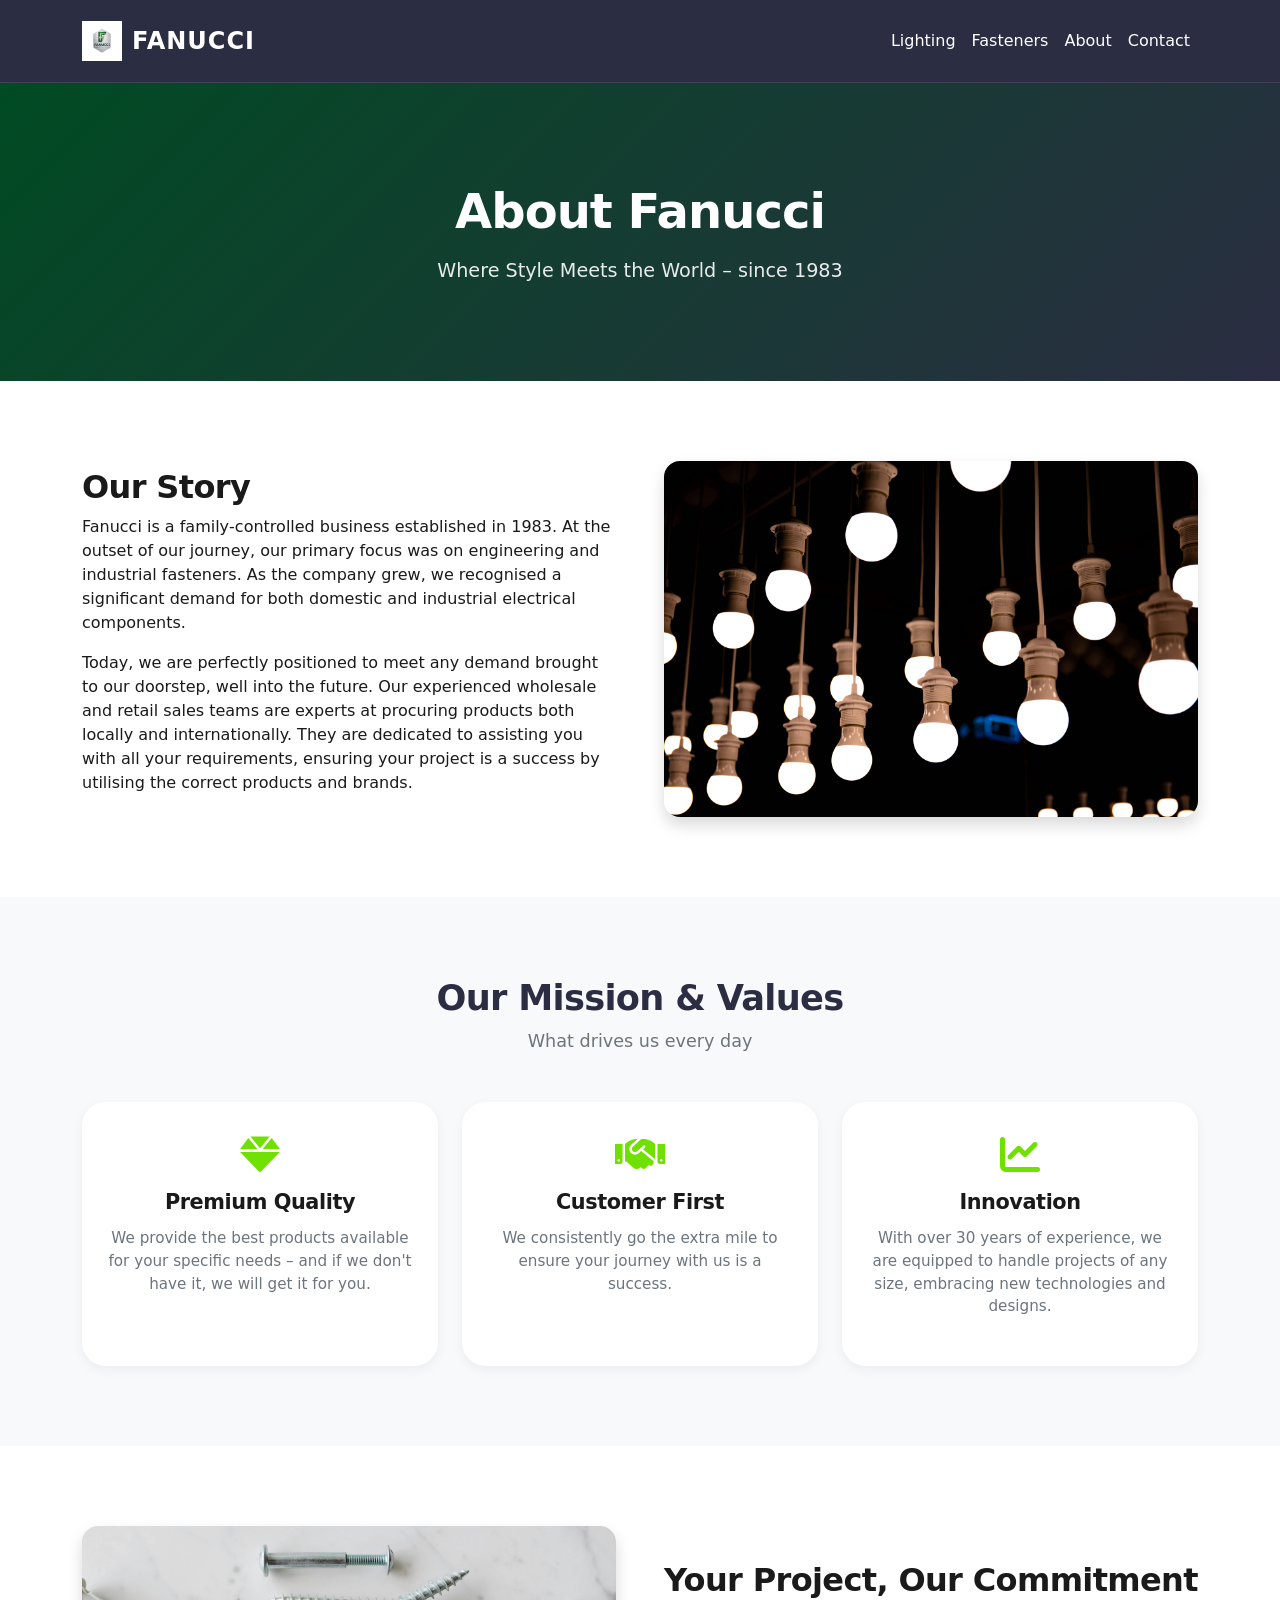
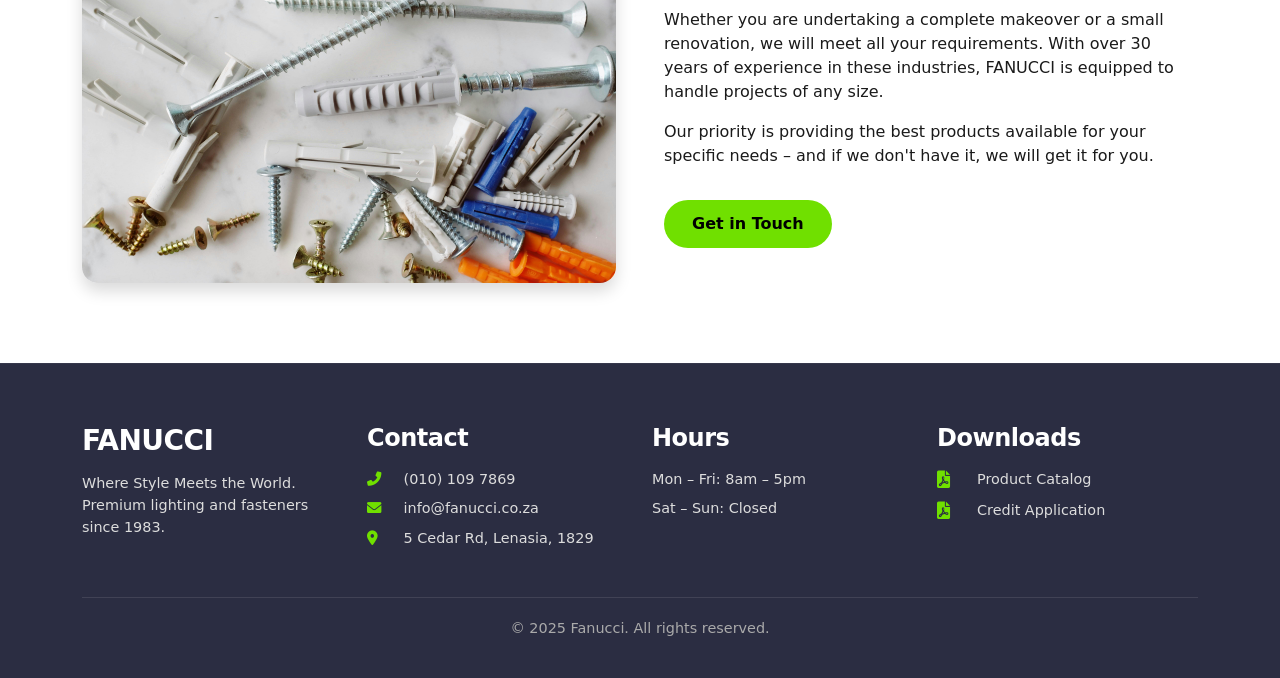
<file: pages/about.html>
<!DOCTYPE html>
<html lang="en">
<head>
    <link rel="icon" type="image/x-icon" href="../assets/img/branding/favicon-32x32.png">
    <meta charset="UTF-8">
    <meta name="viewport" content="width=device-width, initial-scale=1.0">
    <title>About | Fanucci</title>

    <link rel="stylesheet" href="../css/bootstrap.min.css">
    <link rel="stylesheet" href="../css/styles.css">
    <link href="https://unpkg.com/aos@2.3.4/dist/aos.css" rel="stylesheet">
    <link rel="stylesheet" href="https://cdnjs.cloudflare.com/ajax/libs/font-awesome/6.0.0-beta3/css/all.min.css">

    <link rel="preconnect" href="https://code.jquery.com">
    <link rel="preconnect" href="https://cdnjs.cloudflare.com">
    <link rel="preconnect" href="https://unpkg.com">
</head>
<body class="about-page">

<nav class="navbar navbar-expand-lg header">
    <div class="container">
        <a class="navbar-brand logo" href="../index.html">
            <img src="../assets/img/branding/FANUCCI LOGO NO BACKGROUND.png" alt="Fanucci Logo">
            FANUCCI
        </a>
        <button class="navbar-toggler" type="button" data-bs-toggle="collapse" data-bs-target="#mainNav" aria-controls="mainNav" aria-expanded="false" aria-label="Toggle navigation">
            <span class="navbar-toggler-icon"></span>
        </button>
        <div class="collapse navbar-collapse" id="mainNav">
            <ul class="navbar-nav ms-auto">
                <li class="nav-item"><a class="nav-link" href="lighting.html">Lighting</a></li>
                <li class="nav-item"><a class="nav-link" href="fasteners.html">Fasteners</a></li>
                <li class="nav-item"><a class="nav-link" href="about.html">About</a></li>
                <li class="nav-item"><a class="nav-link" href="contact.html">Contact</a></li>
            </ul>
        </div>
    </div>
</nav>

<main>
    <section class="about-hero">
        <div class="container">
            <div class="about-hero-content" data-aos="fade-up">
                <h1>About Fanucci</h1>
                <p>Where Style Meets the World – since 1983</p>
            </div>
        </div>
    </section>

    <section class="about-story">
        <div class="container">
            <div class="row g-5 align-items-center">
                <div class="col-lg-6" data-aos="fade-right">
                    <h2>Our Story</h2>
                    <p>Fanucci is a family‑controlled business established in 1983. At the outset of our journey, our primary focus was on engineering and industrial fasteners. As the company grew, we recognised a significant demand for both domestic and industrial electrical components.</p>
                    <p>Today, we are perfectly positioned to meet any demand brought to our doorstep, well into the future. Our experienced wholesale and retail sales teams are experts at procuring products both locally and internationally. They are dedicated to assisting you with all your requirements, ensuring your project is a success by utilising the correct products and brands.</p>
                </div>
                <div class="col-lg-6" data-aos="fade-left">
                    <img src="../assets/img/branding/lights.jpg" alt="Fanucci History" class="img-fluid rounded-4 shadow">
                </div>
            </div>
        </div>
    </section>

    <section class="about-values">
        <div class="container">
            <div class="section-header" data-aos="fade-up">
                <h2>Our Mission & Values</h2>
                <p>What drives us every day</p>
            </div>
            <div class="row g-4">
                <div class="col-md-4" data-aos="fade-up" data-aos-delay="100">
                    <div class="value-card">
                        <i class="fas fa-gem"></i>
                        <h3>Premium Quality</h3>
                        <p>We provide the best products available for your specific needs – and if we don't have it, we will get it for you.</p>
                    </div>
                </div>
                <div class="col-md-4" data-aos="fade-up" data-aos-delay="200">
                    <div class="value-card">
                        <i class="fas fa-handshake"></i>
                        <h3>Customer First</h3>
                        <p>We consistently go the extra mile to ensure your journey with us is a success.</p>
                    </div>
                </div>
                <div class="col-md-4" data-aos="fade-up" data-aos-delay="300">
                    <div class="value-card">
                        <i class="fas fa-chart-line"></i>
                        <h3>Innovation</h3>
                        <p>With over 30 years of experience, we are equipped to handle projects of any size, embracing new technologies and designs.</p>
                    </div>
                </div>
            </div>
        </div>
    </section>

    <section class="about-commitment">
        <div class="container">
            <div class="row g-5 align-items-center">
                <div class="col-lg-6 order-lg-2" data-aos="fade-left">
                    <h2>Your Project, Our Commitment</h2>
                    <p>Whether you are undertaking a complete makeover or a small renovation, we will meet all your requirements. With over 30 years of experience in these industries, FANUCCI is equipped to handle projects of any size.</p>
                    <p>Our priority is providing the best products available for your specific needs – and if we don't have it, we will get it for you.</p>
                    <a href="contact.html" class="btn btn-primary mt-3">Get in Touch</a>
                </div>
                <div class="col-lg-6 order-lg-1" data-aos="fade-right">
                    <img src="../assets/img/branding/fastners.jpg" alt="Our Team" class="img-fluid rounded-4 shadow">
                </div>
            </div>
        </div>
    </section>
</main>

<footer class="footer">
    <div class="container">
        <div class="row">
            <div class="col-md-3">
                <h3>FANUCCI</h3>
                <p>Where Style Meets the World. Premium lighting and fasteners since 1983.</p>
            </div>
            <div class="col-md-3">
                <h4>Contact</h4>
                <p><i class="fas fa-phone-alt"></i> (010) 109 7869</p>
                <p><i class="fas fa-envelope"></i> info@fanucci.co.za</p>
                <p><i class="fas fa-map-marker-alt"></i> 5 Cedar Rd, Lenasia, 1829</p>
            </div>
            <div class="col-md-3">
                <h4>Hours</h4>
                <p>Mon – Fri: 8am – 5pm</p>
                <p>Sat – Sun: Closed</p>
            </div>
            <div class="col-md-3">
    <h4>Downloads</h4>
    <p><a href="../assets/docs/FANUCCI Customer Catalog 1.4.pdf" target="_blank" class="download-link"><i class="fas fa-file-pdf"></i> Product Catalog</a></p>
    <p><a href="../assets/docs/FANUCCI Credit Application.pdf" target="_blank" class="download-link"><i class="fas fa-file-pdf"></i> Credit Application</a></p>
</div>
        </div>
        <div class="footer-bottom">
            <p>&copy; 2025 Fanucci. All rights reserved.</p>
        </div>
    </div>
</footer>

<script src="https://code.jquery.com/jquery-3.7.1.min.js"></script>
<script src="https://unpkg.com/aos@2.3.4/dist/aos.js"></script>
<script src="https://cdn.jsdelivr.net/npm/bootstrap@5.3.0-alpha1/dist/js/bootstrap.bundle.min.js"></script>
<script>
    AOS.init({ duration: 800, once: true, offset: 100 });
</script>
</body>
</html>
</file>
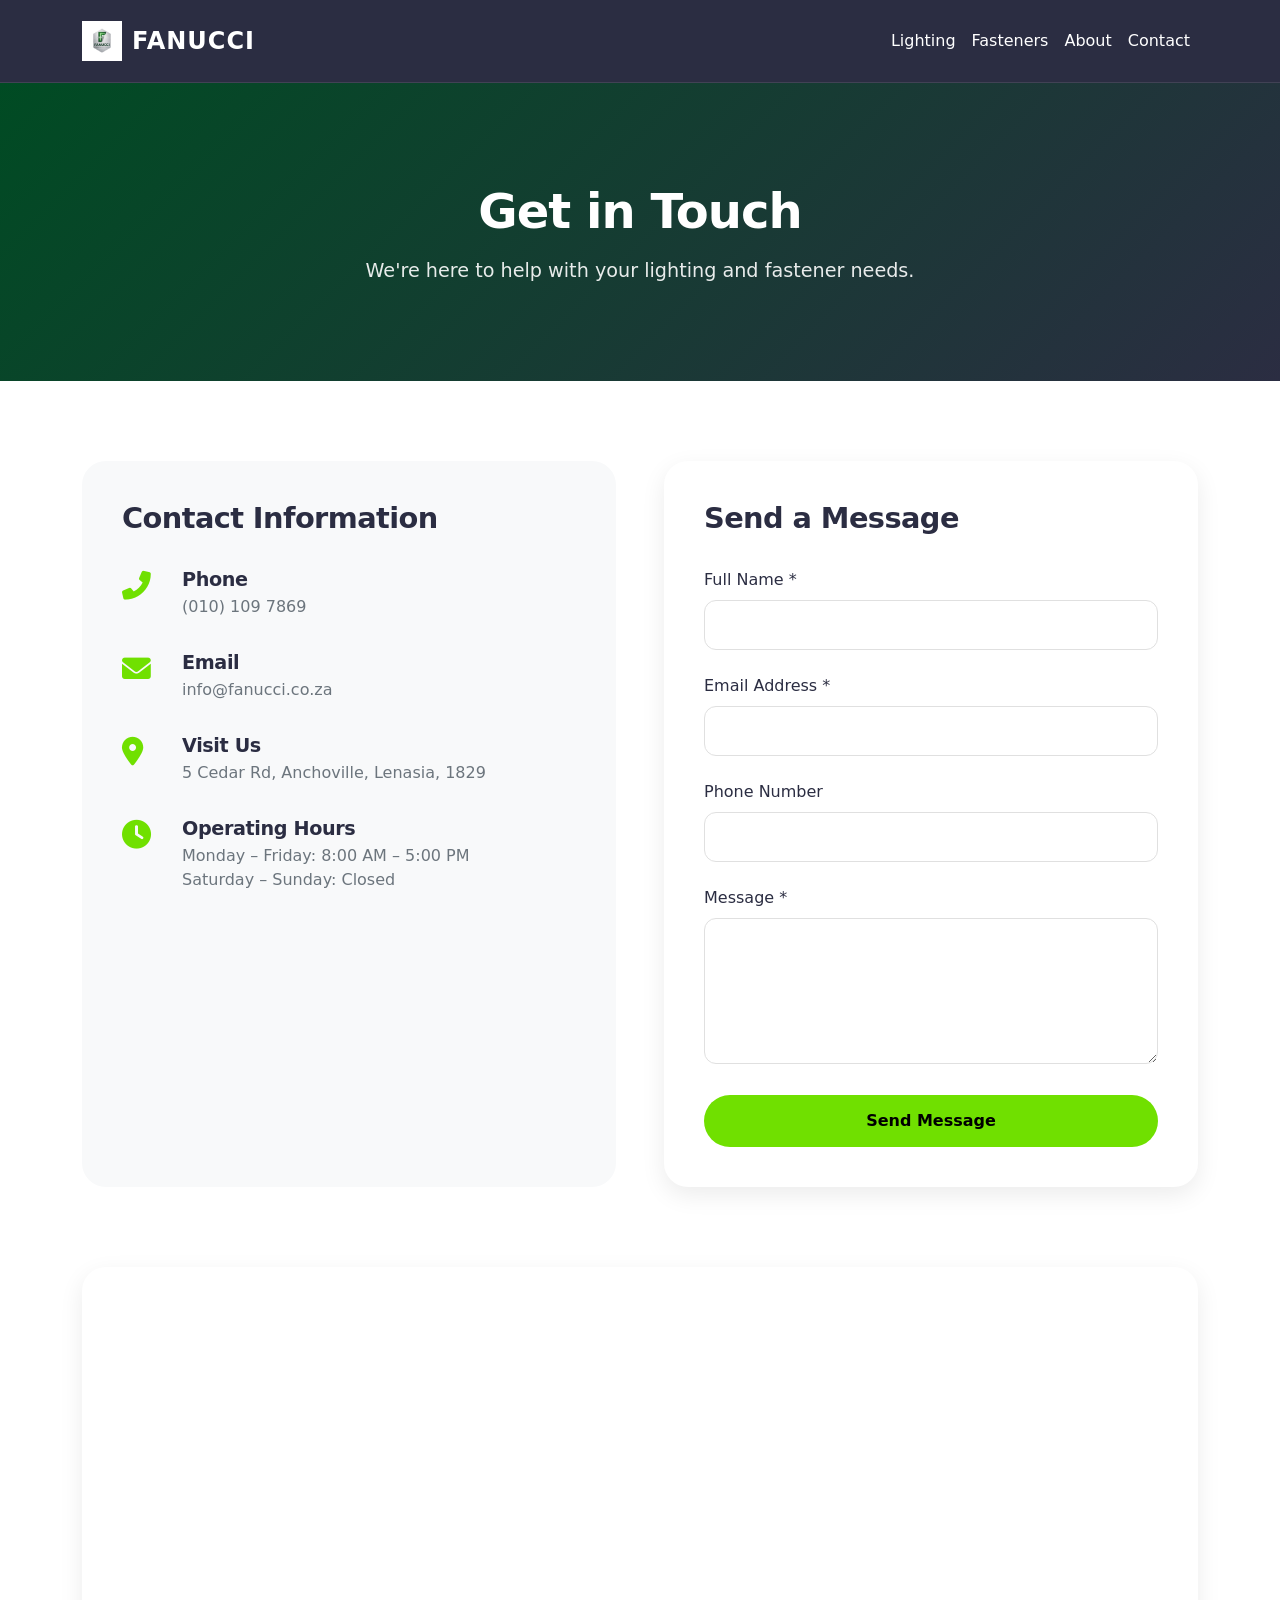
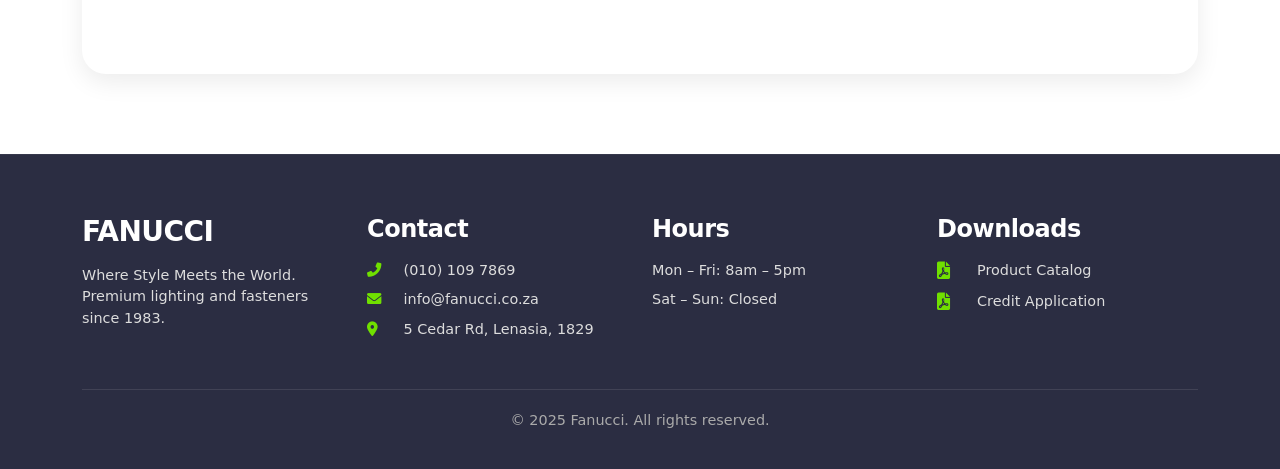
<file: pages/contact.html>
<!DOCTYPE html>
<html lang="en">
<head>
    <link rel="icon" type="image/x-icon" href="../assets/img/branding/favicon-32x32.png">
    <meta charset="UTF-8">
    <meta name="viewport" content="width=device-width, initial-scale=1.0">
    <title>Contact | Fanucci</title>

    <link rel="stylesheet" href="../css/bootstrap.min.css">
    <link rel="stylesheet" href="../css/styles.css">
    <link href="https://unpkg.com/aos@2.3.4/dist/aos.css" rel="stylesheet">
    <link rel="stylesheet" href="https://cdnjs.cloudflare.com/ajax/libs/font-awesome/6.0.0-beta3/css/all.min.css">

    <link rel="preconnect" href="https://code.jquery.com">
    <link rel="preconnect" href="https://cdnjs.cloudflare.com">
    <link rel="preconnect" href="https://unpkg.com">
</head>
<body class="contact-page">

<nav class="navbar navbar-expand-lg header">
    <div class="container">
        <a class="navbar-brand logo" href="../index.html">
            <img src="../assets/img/branding/FANUCCI LOGO NO BACKGROUND.png" alt="Fanucci Logo">
            FANUCCI
        </a>
        <button class="navbar-toggler" type="button" data-bs-toggle="collapse" data-bs-target="#mainNav" aria-controls="mainNav" aria-expanded="false" aria-label="Toggle navigation">
            <span class="navbar-toggler-icon"></span>
        </button>
        <div class="collapse navbar-collapse" id="mainNav">
            <ul class="navbar-nav ms-auto">
                <li class="nav-item"><a class="nav-link" href="lighting.html">Lighting</a></li>
                <li class="nav-item"><a class="nav-link" href="fasteners.html">Fasteners</a></li>
                <li class="nav-item"><a class="nav-link" href="about.html">About</a></li>
                <li class="nav-item"><a class="nav-link" href="contact.html">Contact</a></li>
            </ul>
        </div>
    </div>
</nav>

<main>
    <section class="contact-hero">
        <div class="container">
            <div class="contact-hero-content" data-aos="fade-up">
                <h1>Get in Touch</h1>
                <p>We're here to help with your lighting and fastener needs.</p>
            </div>
        </div>
    </section>

    <section class="contact-section">
        <div class="container">
            <div class="row g-5">
                <div class="col-lg-6" data-aos="fade-up" data-aos-delay="100">
                    <div class="contact-info">
                        <h2>Contact Information</h2>
                        <div class="info-item">
                            <i class="fas fa-phone-alt"></i>
                            <div>
                                <h3>Phone</h3>
                                <p><a href="tel:+27101097869">(010) 109 7869</a></p>
                            </div>
                        </div>
                        <div class="info-item">
                            <i class="fas fa-envelope"></i>
                            <div>
                                <h3>Email</h3>
                                <p><a href="mailto:info@fanucci.co.za">info@fanucci.co.za</a></p>
                            </div>
                        </div>
                        <div class="info-item">
                            <i class="fas fa-map-marker-alt"></i>
                            <div>
                                <h3>Visit Us</h3>
                                <p>5 Cedar Rd, Anchoville, Lenasia, 1829</p>
                            </div>
                        </div>
                        <div class="info-item">
                            <i class="fas fa-clock"></i>
                            <div>
                                <h3>Operating Hours</h3>
                                <p>Monday – Friday: 8:00 AM – 5:00 PM</p>
                                <p>Saturday – Sunday: Closed</p>
                            </div>
                        </div>
                    </div>
                </div>

                <div class="col-lg-6" data-aos="fade-up" data-aos-delay="200">
                    <div class="contact-form-wrapper">
                        <h2>Send a Message</h2>
                        <form action="mailto:sales@fanucci.co.za" method="post" enctype="text/plain" class="contact-form">
                            <div class="form-group">
                                <label for="name">Full Name *</label>
                                <input type="text" id="name" name="name" required>
                            </div>
                            <div class="form-group">
                                <label for="email">Email Address *</label>
                                <input type="email" id="email" name="email" required>
                            </div>
                            <div class="form-group">
                                <label for="phone">Phone Number</label>
                                <input type="tel" id="phone" name="phone">
                            </div>
                            <div class="form-group">
                                <label for="message">Message *</label>
                                <textarea id="message" name="message" rows="5" required></textarea>
                            </div>
                            <button type="submit" class="btn btn-primary">Send Message</button>
                        </form>
                    </div>
                </div>
            </div>
        </div>
    </section>

    <section class="map-section">
        <div class="container">
            <div class="map-wrapper" data-aos="fade-up">
                <iframe 
                    src="https://www.google.com/maps/embed?pb=!1m18!1m12!1m3!1d3580.849022593503!2d27.827611715232235!3d-26.349483883381857!2m3!1f0!2f0!3f0!3m2!1i1024!2i768!4f13.1!3m3!1m2!1s0x1e95a6a8c1f2f3b3%3A0x1234567890abcdef!2s5%20Cedar%20Rd%2C%20Anchoville%2C%20Lenasia%2C%201829!5e0!3m2!1sen!2sza!4v1699999999999!5m2!1sen!2sza" 
                    width="100%" 
                    height="400" 
                    style="border:0;" 
                    allowfullscreen="" 
                    loading="lazy"
                    referrerpolicy="no-referrer-when-downgrade">
                </iframe>
            </div>
        </div>
    </section>
</main>

<footer class="footer">
    <div class="container">
        <div class="row">
            <div class="col-md-3">
                <h3>FANUCCI</h3>
                <p>Where Style Meets the World. Premium lighting and fasteners since 1983.</p>
            </div>
            <div class="col-md-3">
                <h4>Contact</h4>
                <p><i class="fas fa-phone-alt"></i> (010) 109 7869</p>
                <p><i class="fas fa-envelope"></i> info@fanucci.co.za</p>
                <p><i class="fas fa-map-marker-alt"></i> 5 Cedar Rd, Lenasia, 1829</p>
            </div>
            <div class="col-md-3">
                <h4>Hours</h4>
                <p>Mon – Fri: 8am – 5pm</p>
                <p>Sat – Sun: Closed</p>
            </div>
            <div class="col-md-3">
    <h4>Downloads</h4>
    <p><a href="../assets/docs/FANUCCI Customer Catalog 1.4.pdf" target="_blank" class="download-link"><i class="fas fa-file-pdf"></i> Product Catalog</a></p>
    <p><a href="../assets/docs/FANUCCI Credit Application.pdf" target="_blank" class="download-link"><i class="fas fa-file-pdf"></i> Credit Application</a></p>
</div>
        </div>
        <div class="footer-bottom">
            <p>&copy; 2025 Fanucci. All rights reserved.</p>
        </div>
    </div>
</footer>

<script src="https://code.jquery.com/jquery-3.7.1.min.js"></script>
<script src="https://unpkg.com/aos@2.3.4/dist/aos.js"></script>
<script src="https://cdn.jsdelivr.net/npm/bootstrap@5.3.0-alpha1/dist/js/bootstrap.bundle.min.js"></script>
<script>
    AOS.init({ duration: 800, once: true, offset: 100 });
</script>
</body>
</html>
</file>
<file: css/styles.css>
:root {
  --primary: #004b23;
  --accent: #70e000;
  --dark: #2b2d42;
  --light: #e5e5e5;
  --white: #ffffff;
  --gray-light: #f8f9fa;
  --gray: #6c757d;
  --font-sans: 'Inter', system-ui, -apple-system, 'Segoe UI', Roboto, Helvetica, Arial, sans-serif;
  --shadow-sm: 0 4px 12px rgba(0, 0, 0, 0.05);
  --shadow-md: 0 8px 24px rgba(0, 0, 0, 0.08);
  --shadow-hover: 0 20px 32px rgba(0, 0, 0, 0.12);
  --transition: all 0.3s cubic-bezier(0.2, 0.9, 0.4, 1.1);
}

* {
  margin: 0;
  padding: 0;
  box-sizing: border-box;
}

body {
  font-family: var(--font-sans);
  color: #1a1a1a;
  background-color: var(--white);
  line-height: 1.5;
  overflow-x: hidden;
}

/* Typography */
h1, h2, h3, h4, h5, h6 {
  font-weight: 600;
  letter-spacing: -0.02em;
}

a {
  text-decoration: none;
  transition: var(--transition);
}

/* Header */
.header {
  position: sticky;
  top: 0;
  background: var(--dark);
  backdrop-filter: blur(8px);
  z-index: 1000;
  padding: 16px 0;
  border-bottom: 1px solid rgba(255,255,255,0.1);
}

.header-inner {
  display: flex;
  justify-content: space-between;
  align-items: center;
}

.logo {
  font-size: 1.5rem;
  font-weight: 700;
  letter-spacing: 1px;
  color: white;
  text-decoration: none;
}

.nav a {
  color: white;
  margin-left: 2rem;
  font-weight: 500;
  font-size: 0.95rem;
  position: relative;
}

.nav a:hover {
  color: var(--accent);
}

/* Hero */
.hero {
  position: relative;
  height: 90vh;
  min-height: 600px;
  display: flex;
  align-items: center;
  background: linear-gradient(135deg, var(--primary), var(--dark));
  overflow: hidden;
}

.hero-bg {
  position: absolute;
  top: 0;
  left: 0;
  width: 100%;
  height: 100%;
  background-image: url('data:image/svg+xml;utf8,<svg xmlns="http://www.w3.org/2000/svg" viewBox="0 0 100 100" opacity="0.05"><path fill="none" stroke="white" stroke-width="0.6" d="M20,20 L80,20 M20,40 L80,40 M20,60 L80,60 M20,80 L80,80 M40,20 L40,80 M60,20 L60,80"/></svg>');
  background-repeat: repeat;
  background-size: 40px;
  pointer-events: none;
}

.hero-content {
  position: relative;
  z-index: 2;
  text-align: center;
  color: white;
}

.hero-text h1 {
  font-size: 3.5rem;
  font-weight: 700;
  margin-bottom: 1rem;
  line-height: 1.2;
}

.hero-text p {
  font-size: 1.2rem;
  margin-bottom: 2rem;
  opacity: 0.9;
}

.hero-buttons {
  display: flex;
  gap: 1rem;
  justify-content: center;
  flex-wrap: wrap;
}

.btn {
  display: inline-block;
  padding: 12px 28px;
  border-radius: 40px;
  font-weight: 600;
  transition: var(--transition);
  cursor: pointer;
  border: none;
  text-align: center;
}

.btn-primary {
  background: var(--accent);
  color: black;
}

.btn-primary:hover {
  transform: translateY(-2px);
  box-shadow: 0 8px 20px rgba(112, 224, 0, 0.3);
}

.btn-outline {
  background: transparent;
  border: 1px solid white;
  color: white;
}

.btn-outline:hover {
  background: white;
  color: var(--primary);
  transform: translateY(-2px);
}

/* Sections */
section {
  padding: 80px 0;
}

.section-header {
  text-align: center;
  margin-bottom: 48px;
}

.section-header h2 {
  font-size: 2.2rem;
  margin-bottom: 0.5rem;
  color: var(--dark);
}

.section-header p {
  font-size: 1.1rem;
  color: var(--gray);
}

/* Category Cards */
.categories {
  background: var(--gray-light);
}

.category-card {
  display: block;
  background: white;
  border-radius: 24px;
  padding: 32px 20px;
  text-align: center;
  transition: var(--transition);
  box-shadow: var(--shadow-sm);
  text-decoration: none;
  color: inherit;
}

.category-card .icon {
  font-size: 2.5rem;
  color: var(--accent);
  margin-bottom: 1rem;
}

.category-card h3 {
  font-size: 1.25rem;
  margin-bottom: 0.5rem;
  font-weight: 600;
}

.category-card span {
  font-size: 0.85rem;
  color: var(--primary);
  font-weight: 500;
}

.category-card:hover {
  transform: translateY(-6px);
  box-shadow: var(--shadow-md);
}

.category-card.disabled {
  opacity: 0.6;
  cursor: not-allowed;
}

.category-card.disabled:hover {
  transform: none;
  box-shadow: var(--shadow-sm);
}

/* Why Us */
.why-us {
  background: var(--white);
}

.benefit {
  text-align: center;
  padding: 20px;
}

.benefit i {
  font-size: 2.2rem;
  color: var(--accent);
  margin-bottom: 1rem;
}

.benefit h3 {
  font-size: 1.3rem;
  margin-bottom: 0.5rem;
}

.benefit p {
  color: var(--gray);
  font-size: 0.95rem;
}

/* CTA */
.cta {
  background: linear-gradient(135deg, var(--primary), var(--dark));
  color: white;
  text-align: center;
  padding: 80px 0;
}

.cta-content h2 {
  font-size: 2.2rem;
  margin-bottom: 1rem;
}

.cta-content p {
  font-size: 1.1rem;
  margin-bottom: 2rem;
  opacity: 0.9;
}

.cta .btn-primary {
  background: white;
  color: var(--primary);
}

.cta .btn-primary:hover {
  background: var(--accent);
  color: black;
  box-shadow: 0 8px 20px rgba(112, 224, 0, 0.4);
}

/* Footer */
.footer {
  background: var(--dark);
  color: #ddd;
  padding: 60px 0 30px;
  border-top: 1px solid rgba(255,255,255,0.05);
}

.footer h3, .footer h4 {
  color: white;
  margin-bottom: 1rem;
  font-weight: 600;
}

.footer p {
  margin-bottom: 0.5rem;
  font-size: 0.9rem;
}

.footer i {
  width: 24px;
  margin-right: 8px;
  color: var(--accent);
}

.footer-bottom {
  text-align: center;
  margin-top: 40px;
  padding-top: 20px;
  border-top: 1px solid rgba(255,255,255,0.1);
  font-size: 0.8rem;
  color: #aaa;
}

/* ===== PRODUCT CARD (LIGHTING PAGE) ===== */
.product-card {
  background: white;
  border-radius: 20px;
  padding: 20px;
  margin-bottom: 25px;
  transition: var(--transition);
  cursor: pointer;
  position: relative;
  overflow: hidden;
  box-shadow: var(--shadow-sm);
}
.product-card::after {
  content: "";
  position: absolute;
  bottom: 0;
  left: 0;
  width: 0%;
  height: 4px;
  background: var(--accent);
  transition: 0.4s ease;
}
.product-card:hover {
  transform: translateY(-12px) scale(1.02);
  box-shadow: var(--shadow-hover);
}
.product-card:hover::after {
  width: 100%;
}
.product-card img {
  width: 100%;
  border-radius: 12px;
  transition: transform 0.4s ease;
}
.product-card:hover img {
  transform: scale(1.08);
}
.product-card h5 {
  margin-top: 15px;
  font-weight: 700;
  font-size: 1.2rem;
}
.product-card p {
  font-size: 0.9rem;
  color: #666;
  margin-bottom: 5px;
}
.product-card small {
  font-size: 0.8rem;
  color: #999;
}

/* ===== HOMEPAGE-ONLY STYLES ===== */
.homepage .featured {
  padding: 80px 0;
}
.homepage .product-card-featured {
  background: white;
  border-radius: 24px;
  overflow: hidden;
  transition: var(--transition);
  box-shadow: var(--shadow-sm);
  height: 100%;
}
.homepage .product-card-featured .product-image {
  width: 100%;
  height: 280px;
  overflow: hidden;
  background: var(--gray-light);
}
.homepage .product-card-featured .product-image img {
  width: 100%;
  height: 100%;
  object-fit: cover;
  transition: transform 0.6s ease;
  display: block;
}
.homepage .product-card-featured:hover .product-image img {
  transform: scale(1.05);
}
.homepage .product-card-featured .product-info {
  padding: 24px;
}
.homepage .product-card-featured .product-info h4 {
  font-size: 1.3rem;
  margin-bottom: 0.5rem;
}
.homepage .product-card-featured .product-info p {
  color: var(--gray);
  font-size: 0.9rem;
  margin-bottom: 1rem;
}
.homepage .link-arrow {
  font-weight: 500;
  color: var(--primary);
  text-decoration: none;
  display: inline-flex;
  align-items: center;
  gap: 0.5rem;
}
.homepage .link-arrow:hover {
  color: var(--accent);
  gap: 0.75rem;
}

/* Modal (unchanged) */
.modal-custom {
  display: none;
  position: fixed;
  top: 0;
  left: 0;
  width: 100%;
  height: 100%;
  background: rgba(0, 0, 0, 0.8);
  backdrop-filter: blur(8px);
  z-index: 1050;
  justify-content: center;
  align-items: center;
}
.modal-content-custom {
  background: white;
  margin: 5% auto;
  padding: 30px;
  width: 80%;
  max-width: 800px;
  border-radius: 28px;
  position: relative;
  animation: luxuryModal 0.5s cubic-bezier(0.22, 1, 0.36, 1);
  max-height: 90vh;
  overflow-y: auto;
}
.close-btn {
  position: absolute;
  top: 20px;
  right: 25px;
  font-size: 28px;
  cursor: pointer;
  transition: color 0.3s;
}
.close-btn:hover {
  color: var(--accent);
}
.modal-content-custom img {
  width: 100%;
  max-width: 400px;
  margin: 20px 0;
  border-radius: 12px;
}
.modal-content-custom h2 {
  font-weight: 700;
  margin-bottom: 10px;
}
.modal-content-custom ul {
  padding-left: 20px;
  margin-bottom: 20px;
}
.modal-content-custom li {
  margin-bottom: 5px;
}

@keyframes luxuryModal {
  from {
    transform: translateY(40px) scale(0.9);
    opacity: 0;
  }
  to {
    transform: translateY(0) scale(1);
    opacity: 1;
  }
}

/* Responsive */
@media (max-width: 768px) {
  .hero-text h1 {
    font-size: 2.2rem;
  }
  .hero-text p {
    font-size: 1rem;
  }
  .hero-buttons {
    flex-direction: column;
    align-items: center;
  }
  .btn {
    width: 100%;
    max-width: 250px;
  }
  section {
    padding: 50px 0;
  }
  .section-header h2 {
    font-size: 1.8rem;
  }
  .category-card {
    padding: 20px 12px;
  }
  .homepage .product-card-featured .product-info {
    padding: 20px;
  }
  .footer {
    text-align: center;
  }
  .footer .row > div {
    margin-bottom: 30px;
  }
  .modal-content-custom {
    width: 95%;
    padding: 20px;
  }
}

/* ===== CONTACT PAGE STYLES (scoped) ===== */
.contact-page .contact-hero {
    background: linear-gradient(135deg, var(--primary), var(--dark));
    padding: 100px 0 80px;
    text-align: center;
    color: white;
}

.contact-page .contact-hero h1 {
    font-size: 3rem;
    margin-bottom: 1rem;
}

.contact-page .contact-hero p {
    font-size: 1.2rem;
    opacity: 0.9;
}

.contact-page .contact-section {
    padding: 80px 0;
    background: var(--white);
}

.contact-page .contact-info {
    background: var(--gray-light);
    border-radius: 24px;
    padding: 40px;
    height: 100%;
}

.contact-page .contact-info h2 {
    font-size: 1.8rem;
    margin-bottom: 2rem;
    color: var(--dark);
}

.contact-page .info-item {
    display: flex;
    align-items: flex-start;
    gap: 20px;
    margin-bottom: 2rem;
}

.contact-page .info-item i {
    font-size: 1.8rem;
    color: var(--accent);
    width: 40px;
    margin-top: 4px;
}

.contact-page .info-item h3 {
    font-size: 1.2rem;
    margin-bottom: 0.25rem;
    color: var(--dark);
}

.contact-page .info-item p {
    color: var(--gray);
    margin-bottom: 0;
}

.contact-page .info-item a {
    color: var(--gray);
    text-decoration: none;
}

.contact-page .info-item a:hover {
    color: var(--accent);
}

.contact-page .contact-form-wrapper {
    background: white;
    border-radius: 24px;
    padding: 40px;
    box-shadow: var(--shadow-md);
    height: 100%;
}

.contact-page .contact-form-wrapper h2 {
    font-size: 1.8rem;
    margin-bottom: 2rem;
    color: var(--dark);
}

.contact-page .contact-form .form-group {
    margin-bottom: 1.5rem;
}

.contact-page .contact-form label {
    display: block;
    margin-bottom: 0.5rem;
    font-weight: 500;
    color: var(--dark);
}

.contact-page .contact-form input,
.contact-page .contact-form textarea {
    width: 100%;
    padding: 12px 16px;
    border: 1px solid #e0e0e0;
    border-radius: 12px;
    font-family: inherit;
    transition: border 0.3s;
}

.contact-page .contact-form input:focus,
.contact-page .contact-form textarea:focus {
    outline: none;
    border-color: var(--accent);
    box-shadow: 0 0 0 3px rgba(112, 224, 0, 0.1);
}

.contact-page .contact-form button {
    width: 100%;
    padding: 14px;
    font-size: 1rem;
}

.contact-page .map-section {
    padding: 0 0 80px 0;
}

.contact-page .map-wrapper {
    border-radius: 24px;
    overflow: hidden;
    box-shadow: var(--shadow-md);
}

@media (max-width: 768px) {
    .contact-page .contact-hero h1 {
        font-size: 2.2rem;
    }
    .contact-page .contact-section {
        padding: 50px 0;
    }
    .contact-page .contact-info,
    .contact-page .contact-form-wrapper {
        padding: 30px;
    }
}

.logo {
    display: flex;
    align-items: center;
}

.logo img {
    height: 40px;   /* match your desired size */
    width: auto;
    margin-right: 10px;
}

/* ===== ABOUT PAGE STYLES (scoped) ===== */
.about-page .about-hero {
    background: linear-gradient(135deg, var(--primary), var(--dark));
    padding: 100px 0 80px;
    text-align: center;
    color: white;
}
.about-page .about-hero h1 {
    font-size: 3rem;
    margin-bottom: 1rem;
}
.about-page .about-hero p {
    font-size: 1.2rem;
    opacity: 0.9;
}
.about-page .about-story,
.about-page .about-commitment {
    padding: 80px 0;
}
.about-page .about-values {
    background: var(--gray-light);
    padding: 80px 0;
}
.about-page .value-card {
    background: white;
    border-radius: 24px;
    padding: 32px 24px;
    text-align: center;
    height: 100%;
    transition: var(--transition);
    box-shadow: var(--shadow-sm);
}
.about-page .value-card:hover {
    transform: translateY(-6px);
    box-shadow: var(--shadow-md);
}
.about-page .value-card i {
    font-size: 2.5rem;
    color: var(--accent);
    margin-bottom: 1rem;
}
.about-page .value-card h3 {
    font-size: 1.3rem;
    margin-bottom: 0.75rem;
}
.about-page .value-card p {
    color: var(--gray);
    font-size: 0.95rem;
}
@media (max-width: 768px) {
    .about-page .about-hero h1 {
        font-size: 2.2rem;
    }
    .about-page .about-story,
    .about-page .about-values,
    .about-page .about-commitment {
        padding: 50px 0;
    }
}

.download-link {
    color: #ddd;
    text-decoration: none;
    display: inline-flex;
    align-items: center;
    gap: 8px;
    transition: var(--transition);
}
.download-link:hover {
    color: var(--accent);
}
.download-link i {
    font-size: 1.1rem;
}

/* Hero background image – homepage only (no green tint) */
.homepage .hero {
    position: relative;
    background: linear-gradient(135deg, rgba(0, 0, 0, 0.6), rgba(0, 0, 0, 0.85)), url('../assets/img/branding/hero-bg.png');
    background-size: cover;
    background-position: center;
    background-attachment: fixed; /* optional, remove if unwanted */
}

.navbar-toggler {
    border-color: rgba(255,255,255,0.3);
}
.navbar-toggler-icon {
    background-image: url("data:image/svg+xml,%3csvg xmlns='http://www.w3.org/2000/svg' viewBox='0 0 30 30'%3e%3cpath stroke='white' stroke-linecap='round' stroke-miterlimit='10' stroke-width='2' d='M4 7h22M4 15h22M4 23h22'/%3e%3c/svg%3e");
}
.navbar-nav .nav-link {
    color: white !important;
}
.navbar-nav .nav-link:hover {
    color: var(--accent) !important;
}

/* Adjust card margins on mobile */
@media (max-width: 768px) {
    .product-card {
        margin-bottom: 20px;
        padding: 15px;
    }
    .product-card h5 {
        font-size: 1rem;
    }
    .product-card p {
        font-size: 0.85rem;
    }
}

@media (max-width: 768px) {
    .modal-content-custom {
        width: 95%;
        margin: 10% auto;
        padding: 20px;
        max-height: 85vh;
    }
    .modal-content-custom img {
        max-width: 100%;
    }
}

.btn, .category-card, .product-card, .nav-link {
    touch-action: manipulation; /* improves responsiveness on touch screens */
}

@media (max-width: 768px) {
    body {
        font-size: 16px; /* instead of browser default */
    }
    h1 { font-size: 1.8rem; }
    h2 { font-size: 1.5rem; }
    .hero-text h1 { font-size: 2rem; }
}

/* Navbar toggler styling */
.navbar-toggler {
    border-color: rgba(255,255,255,0.3);
}
.navbar-toggler-icon {
    background-image: url("data:image/svg+xml,%3csvg xmlns='http://www.w3.org/2000/svg' viewBox='0 0 30 30'%3e%3cpath stroke='white' stroke-linecap='round' stroke-miterlimit='10' stroke-width='2' d='M4 7h22M4 15h22M4 23h22'/%3e%3c/svg%3e");
}
.navbar-nav .nav-link {
    color: white !important;
}
.navbar-nav .nav-link:hover {
    color: var(--accent) !important;
}

/* Adjust product card margins on mobile */
@media (max-width: 768px) {
    .product-card {
        margin-bottom: 20px;
        padding: 15px;
    }
    .product-card h5 {
        font-size: 1rem;
    }
    .product-card p {
        font-size: 0.85rem;
    }
}

/* Mobile modal improvements */
@media (max-width: 768px) {
    .modal-content-custom {
        width: 95%;
        margin: 10% auto;
        padding: 20px;
        max-height: 85vh;
    }
    .modal-content-custom img {
        max-width: 100%;
    }
}

/* ===== FASTENERS PAGE STYLES ===== */
.fasteners-hero {
    background: linear-gradient(135deg, var(--dark), var(--primary));
    padding: 100px 0 80px;
    text-align: center;
    color: white;
}
.fasteners-hero h1 {
    font-size: 3rem;
    margin-bottom: 1rem;
}
.fasteners-hero p {
    font-size: 1.2rem;
    opacity: 0.9;
}
.fasteners-coming-soon {
    padding: 80px 0;
    background: var(--white);
}
.fasteners-coming-soon h2 {
    font-size: 2rem;
    margin-bottom: 1rem;
}
.fasteners-coming-soon .lead {
    font-size: 1.1rem;
    color: var(--gray);
}
.fasteners-preview {
    background: var(--gray-light);
    padding: 80px 0;
}
.fastener-category-card {
    background: white;
    border-radius: 24px;
    padding: 32px 20px;
    text-align: center;
    transition: var(--transition);
    box-shadow: var(--shadow-sm);
    height: 100%;
}
.fastener-category-card i {
    font-size: 2.5rem;
    color: var(--accent);
    margin-bottom: 1rem;
}
.fastener-category-card h3 {
    font-size: 1.25rem;
    margin-bottom: 0.5rem;
    font-weight: 600;
}
.fastener-category-card span {
    font-size: 0.85rem;
    color: var(--primary);
    font-weight: 500;
}
.fastener-category-card:hover {
    transform: translateY(-6px);
    box-shadow: var(--shadow-md);
}
@media (max-width: 768px) {
    .fasteners-hero h1 {
        font-size: 2rem;
    }
    .fasteners-hero p {
        font-size: 1rem;
    }
    .fasteners-coming-soon,
    .fasteners-preview {
        padding: 50px 0;
    }
    .fastener-category-card {
        padding: 20px 12px;
    }
}

/* ===== HOMEPAGE HERO WITH CATEGORY CARDS ===== */
.hero-with-categories {
    min-height: auto;
    padding: 80px 0 60px;
}
.hero-with-categories .category-showcase {
    margin-top: 40px;
}
.hero-with-categories .category-card-image {
    background: rgba(255, 255, 255, 0.9);
    backdrop-filter: blur(4px);
    border-radius: 20px;
    transition: var(--transition);
    box-shadow: 0 8px 20px rgba(0, 0, 0, 0.15);
    overflow: hidden;
    display: block;
    text-decoration: none;
    color: inherit;
    height: 100%;
}
.hero-with-categories .category-card-image:hover {
    transform: translateY(-8px);
    background: white;
    box-shadow: 0 15px 30px rgba(0, 0, 0, 0.2);
}
.hero-with-categories .category-image {
    width: 100%;
    height: 160px;
    overflow: hidden;
}
.hero-with-categories .category-image img {
    width: 100%;
    height: 100%;
    object-fit: cover;
    transition: transform 0.6s ease;
}
.hero-with-categories .category-card-image:hover .category-image img {
    transform: scale(1.05);
}
.hero-with-categories .category-card-image h3 {
    font-size: 1.2rem;
    margin: 1rem 1rem 0.5rem;
    font-weight: 600;
}
.hero-with-categories .category-card-image p {
    font-size: 0.85rem;
    color: var(--gray);
    margin: 0 1rem 0.5rem;
}
.hero-with-categories .link-arrow {
    display: inline-block;
    margin: 0 1rem 1rem;
    font-weight: 500;
    color: var(--primary);
}
.hero-with-categories .link-arrow:hover {
    color: var(--accent);
}
@media (max-width: 768px) {
    .hero-with-categories .category-image {
        height: 120px;
    }
    .hero-with-categories .category-card-image h3 {
        font-size: 1rem;
        margin: 0.75rem 0.75rem 0.25rem;
    }
    .hero-with-categories .category-card-image p {
        font-size: 0.75rem;
        margin: 0 0.75rem 0.5rem;
    }
    .hero-with-categories .link-arrow {
        margin: 0 0.75rem 0.75rem;
        font-size: 0.85rem;
    }
}
</file>
